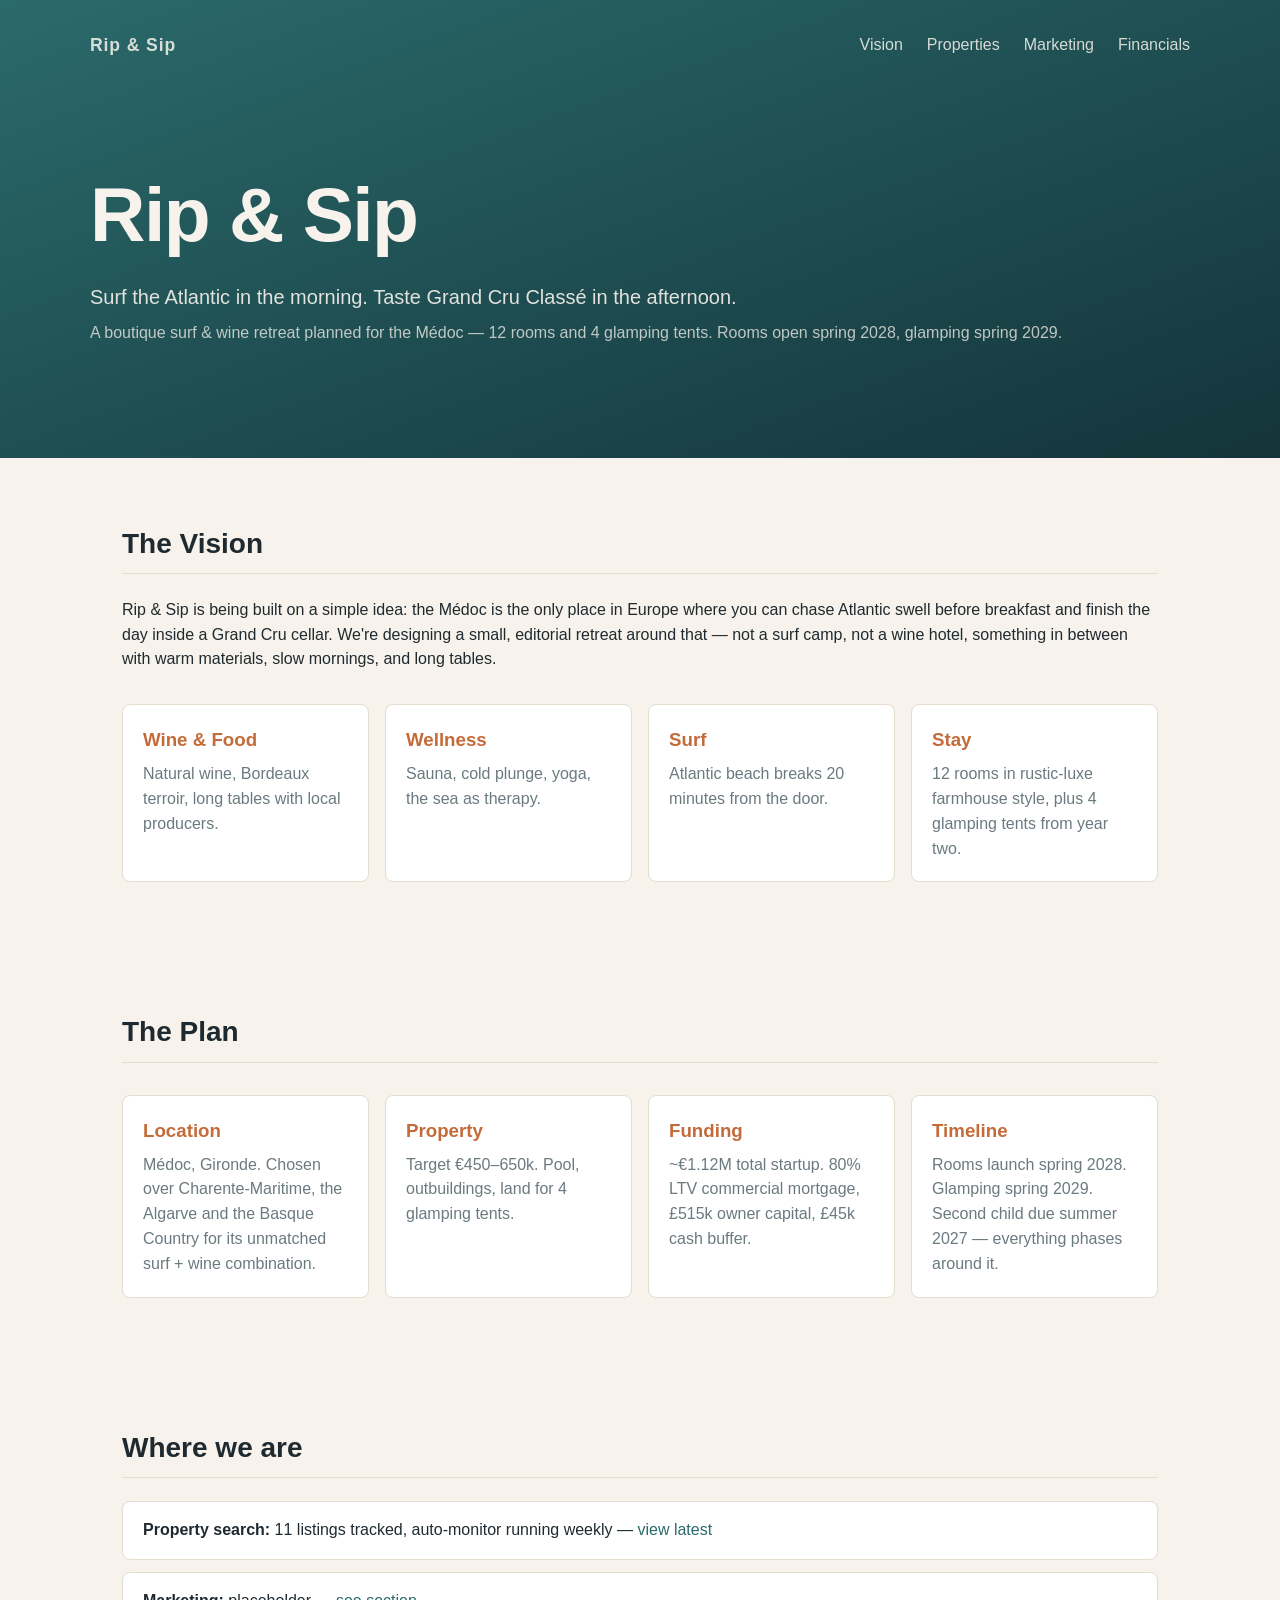
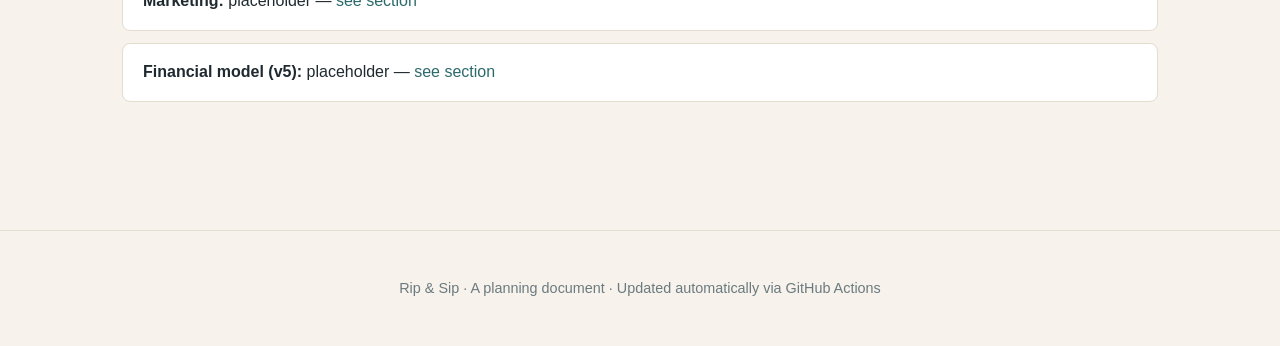
<file: index.html>
<!DOCTYPE html>
<html lang="en">
<head>
  <meta charset="UTF-8" />
  <meta name="viewport" content="width=device-width, initial-scale=1.0" />
  <title>Rip & Sip — Surf the Atlantic, taste the Grand Cru</title>
  <meta name="description" content="A boutique surf & wine retreat planned for the Médoc, France. 12 rooms + 4 glamping tents. Launching spring 2028." />
  <link rel="stylesheet" href="assets/css/style.css" />
</head>
<body>
  <header class="hero">
    <nav class="nav">
      <a href="/" class="logo">Rip &amp; Sip</a>
      <ul>
        <li><a href="#vision">Vision</a></li>
        <li><a href="properties/">Properties</a></li>
        <li><a href="marketing/">Marketing</a></li>
        <li><a href="financials/">Financials</a></li>
      </ul>
    </nav>
    <div class="hero-content">
      <h1>Rip &amp; Sip</h1>
      <p class="tagline">Surf the Atlantic in the morning. Taste Grand Cru Classé in the afternoon.</p>
      <p class="sub">A boutique surf &amp; wine retreat planned for the Médoc — 12 rooms and 4 glamping tents. Rooms open spring 2028, glamping spring 2029.</p>
    </div>
  </header>

  <main>
    <section id="vision" class="section">
      <h2>The Vision</h2>
      <p>
        Rip &amp; Sip is being built on a simple idea: the Médoc is the only place in Europe where
        you can chase Atlantic swell before breakfast and finish the day inside a Grand Cru cellar.
        We're designing a small, editorial retreat around that — not a surf camp, not a wine hotel,
        something in between with warm materials, slow mornings, and long tables.
      </p>
      <div class="pillars">
        <div class="pillar"><h3>Wine &amp; Food</h3><p>Natural wine, Bordeaux terroir, long tables with local producers.</p></div>
        <div class="pillar"><h3>Wellness</h3><p>Sauna, cold plunge, yoga, the sea as therapy.</p></div>
        <div class="pillar"><h3>Surf</h3><p>Atlantic beach breaks 20 minutes from the door.</p></div>
        <div class="pillar"><h3>Stay</h3><p>12 rooms in rustic-luxe farmhouse style, plus 4 glamping tents from year two.</p></div>
      </div>
    </section>

    <section id="plan" class="section">
      <h2>The Plan</h2>
      <div class="pillars">
        <div class="pillar"><h3>Location</h3><p>Médoc, Gironde. Chosen over Charente-Maritime, the Algarve and the Basque Country for its unmatched surf + wine combination.</p></div>
        <div class="pillar"><h3>Property</h3><p>Target €450–650k. Pool, outbuildings, land for 4 glamping tents.</p></div>
        <div class="pillar"><h3>Funding</h3><p>~€1.12M total startup. 80% LTV commercial mortgage, £515k owner capital, £45k cash buffer.</p></div>
        <div class="pillar"><h3>Timeline</h3><p>Rooms launch spring 2028. Glamping spring 2029. Second child due summer 2027 — everything phases around it.</p></div>
      </div>
    </section>

    <section id="status" class="section">
      <h2>Where we are</h2>
      <ul class="status-list">
        <li><strong>Property search:</strong> 11 listings tracked, auto-monitor running weekly — <a href="properties/">view latest</a></li>
        <li><strong>Marketing:</strong> placeholder — <a href="marketing/">see section</a></li>
        <li><strong>Financial model (v5):</strong> placeholder — <a href="financials/">see section</a></li>
      </ul>
    </section>
  </main>

  <footer class="footer">
    <p>Rip &amp; Sip · A planning document · Updated automatically via GitHub Actions</p>
  </footer>
</body>
</html>
</file>
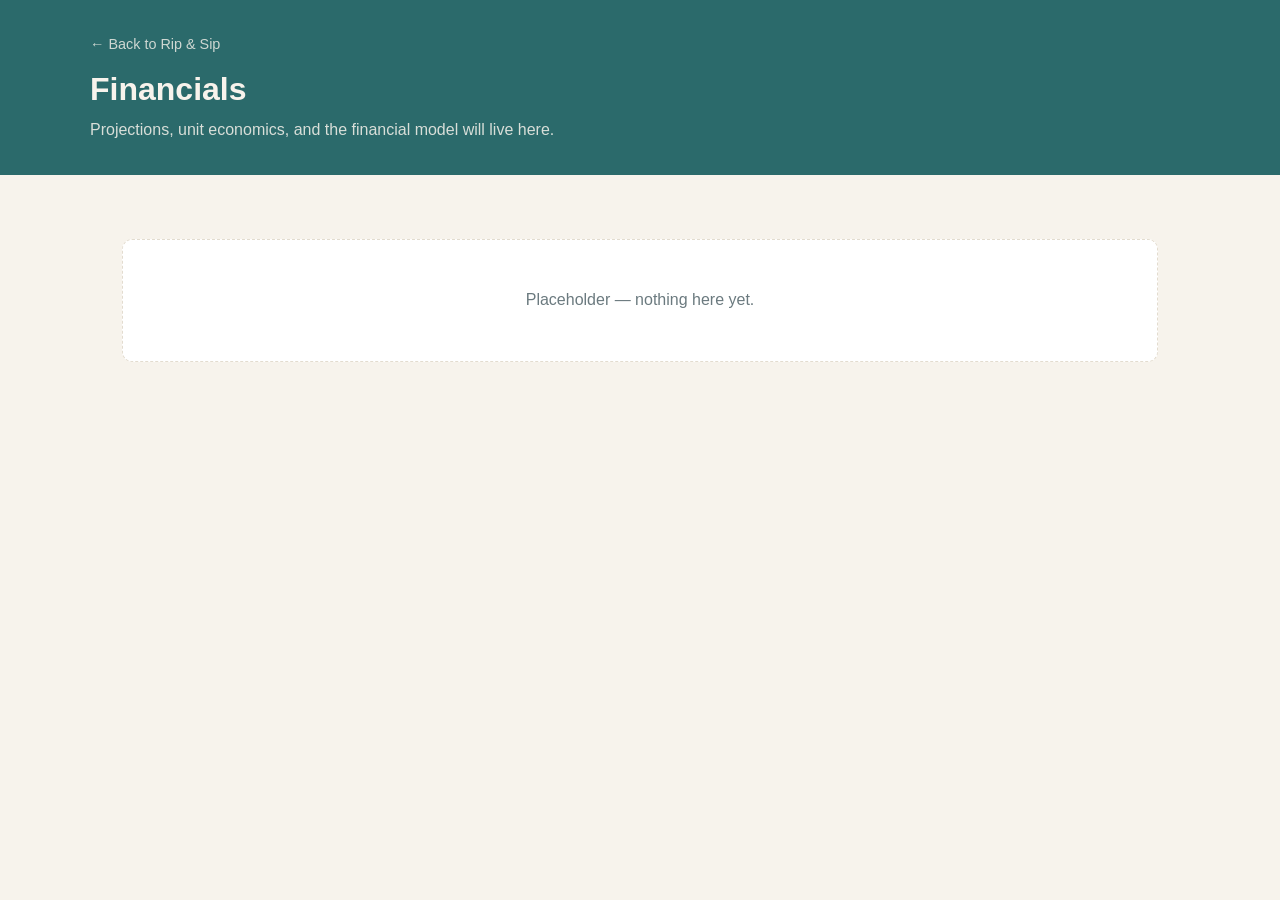
<file: financials/index.html>
<!DOCTYPE html>
<html lang="en">
<head>
  <meta charset="UTF-8" />
  <meta name="viewport" content="width=device-width, initial-scale=1.0" />
  <title>Financials — Rip & Sip</title>
  <link rel="stylesheet" href="../assets/css/style.css" />
</head>
<body>
  <header class="page-header">
    <div class="page-header-inner">
      <a href="../" class="back">← Back to Rip &amp; Sip</a>
      <h1>Financials</h1>
      <p>Projections, unit economics, and the financial model will live here.</p>
    </div>
  </header>

  <section class="section">
    <div class="empty">Placeholder — nothing here yet.</div>
  </section>
</body>
</html>
</file>
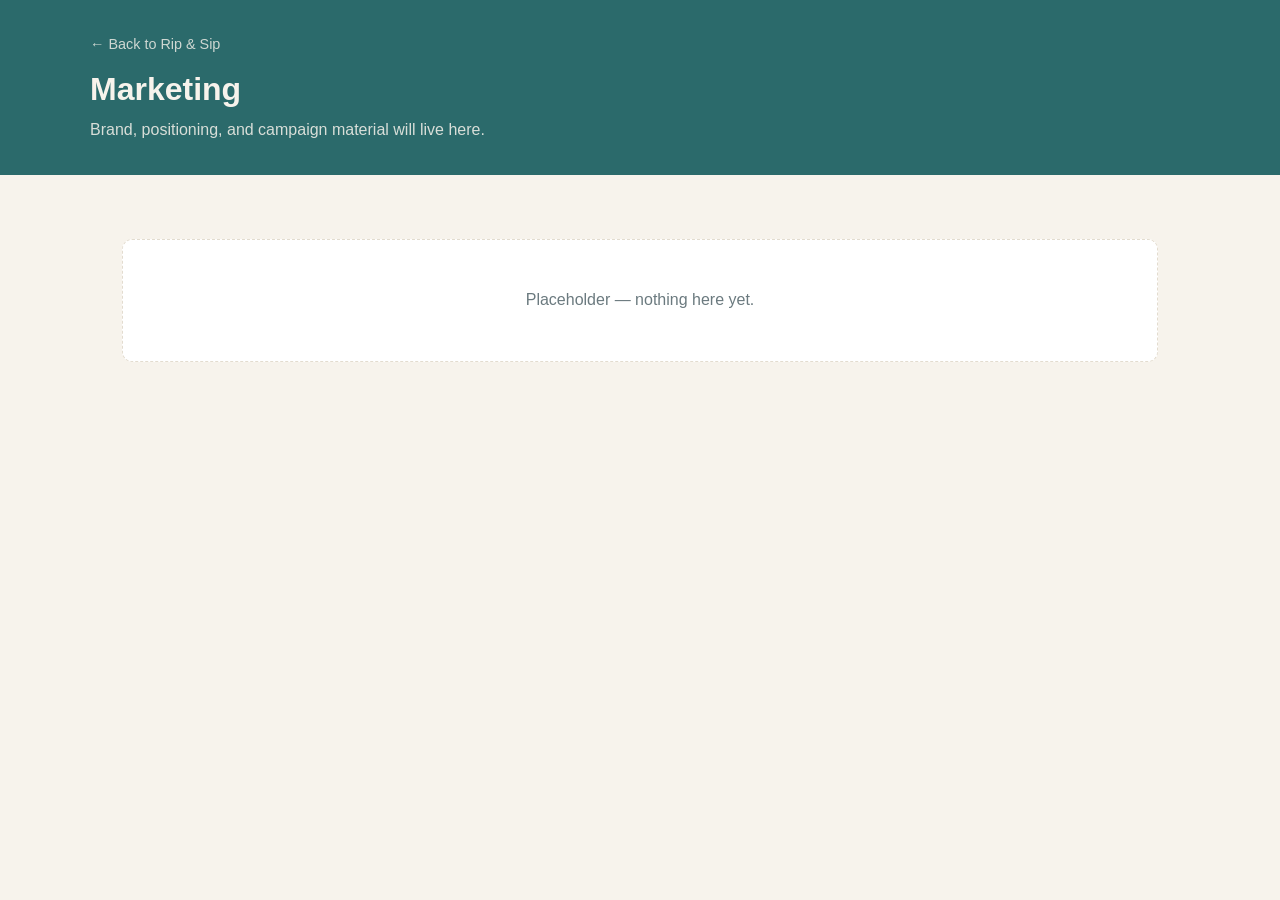
<file: marketing/index.html>
<!DOCTYPE html>
<html lang="en">
<head>
  <meta charset="UTF-8" />
  <meta name="viewport" content="width=device-width, initial-scale=1.0" />
  <title>Marketing — Rip & Sip</title>
  <link rel="stylesheet" href="../assets/css/style.css" />
</head>
<body>
  <header class="page-header">
    <div class="page-header-inner">
      <a href="../" class="back">← Back to Rip &amp; Sip</a>
      <h1>Marketing</h1>
      <p>Brand, positioning, and campaign material will live here.</p>
    </div>
  </header>

  <section class="section">
    <div class="empty">Placeholder — nothing here yet.</div>
  </section>
</body>
</html>
</file>
<file: assets/css/style.css>
:root {
  --bg: #f7f3ec;
  --ink: #1f2a30;
  --accent: #2b6a6b;
  --accent-warm: #c46b3a;
  --muted: #6b7a7f;
  --card: #ffffff;
  --border: #e3dccf;
}

* { box-sizing: border-box; }

html, body {
  margin: 0;
  padding: 0;
  background: var(--bg);
  color: var(--ink);
  font-family: -apple-system, BlinkMacSystemFont, "Segoe UI", Helvetica, Arial, sans-serif;
  line-height: 1.55;
}

a { color: var(--accent); text-decoration: none; }
a:hover { text-decoration: underline; }

.hero {
  padding: 2rem 2rem 5rem;
  background: linear-gradient(160deg, #2b6a6b 0%, #13343a 100%);
  color: #f7f3ec;
}

.nav {
  display: flex;
  justify-content: space-between;
  align-items: center;
  max-width: 1100px;
  margin: 0 auto 4rem;
}

.nav .logo {
  color: #f7f3ec;
  font-weight: 700;
  letter-spacing: 0.05em;
  font-size: 1.1rem;
}

.nav ul {
  list-style: none;
  display: flex;
  gap: 1.5rem;
  margin: 0;
  padding: 0;
}

.nav a { color: #f7f3ec; opacity: 0.85; }
.nav a:hover { opacity: 1; }

.hero-content {
  max-width: 1100px;
  margin: 0 auto;
  padding: 2rem 0;
}

.hero-content h1 {
  font-size: clamp(2.5rem, 6vw, 5rem);
  margin: 0 0 0.5rem;
  letter-spacing: -0.02em;
}

.tagline {
  font-size: 1.25rem;
  opacity: 0.9;
  margin: 0 0 0.5rem;
}

.sub { opacity: 0.75; margin: 0; }

.section {
  max-width: 1100px;
  margin: 0 auto;
  padding: 4rem 2rem;
}

.section h2 {
  font-size: 1.75rem;
  margin-top: 0;
  border-bottom: 1px solid var(--border);
  padding-bottom: 0.5rem;
}

.pillars {
  display: grid;
  grid-template-columns: repeat(auto-fit, minmax(200px, 1fr));
  gap: 1rem;
  margin-top: 2rem;
}

.pillar {
  background: var(--card);
  border: 1px solid var(--border);
  border-radius: 8px;
  padding: 1.25rem;
}

.pillar h3 {
  margin: 0 0 0.5rem;
  color: var(--accent-warm);
}

.pillar p { margin: 0; color: var(--muted); }

.status-list {
  list-style: none;
  padding: 0;
  display: grid;
  gap: 0.75rem;
}

.status-list li {
  background: var(--card);
  border: 1px solid var(--border);
  border-radius: 8px;
  padding: 1rem 1.25rem;
}

.footer {
  text-align: center;
  padding: 2rem;
  color: var(--muted);
  font-size: 0.9rem;
  border-top: 1px solid var(--border);
  margin-top: 3rem;
}

/* Properties page */
.page-header {
  background: var(--accent);
  color: #f7f3ec;
  padding: 2rem;
}

.page-header-inner {
  max-width: 1100px;
  margin: 0 auto;
}

.page-header a.back { color: #f7f3ec; opacity: 0.8; font-size: 0.9rem; }
.page-header h1 { margin: 0.5rem 0 0.25rem; }
.page-header p { margin: 0; opacity: 0.85; }

.meta {
  max-width: 1100px;
  margin: 1.5rem auto 0;
  padding: 0 2rem;
  color: var(--muted);
  font-size: 0.9rem;
}

.listings {
  max-width: 1100px;
  margin: 1rem auto 4rem;
  padding: 0 2rem;
  display: grid;
  grid-template-columns: repeat(auto-fill, minmax(320px, 1fr));
  gap: 1.25rem;
}

.listing {
  background: var(--card);
  border: 1px solid var(--border);
  border-radius: 10px;
  padding: 1.25rem;
  display: flex;
  flex-direction: column;
  gap: 0.5rem;
}

.listing h3 {
  margin: 0;
  font-size: 1.1rem;
}

.listing .price {
  font-size: 1.2rem;
  color: var(--accent-warm);
  font-weight: 600;
}

.listing .location { color: var(--muted); font-size: 0.9rem; }

.listing .stats {
  display: flex;
  gap: 0.75rem;
  font-size: 0.85rem;
  color: var(--muted);
  flex-wrap: wrap;
}

.listing a.view {
  align-self: flex-start;
  margin-top: auto;
  padding-top: 0.5rem;
  font-weight: 500;
}

.empty {
  grid-column: 1 / -1;
  padding: 3rem;
  text-align: center;
  color: var(--muted);
  background: var(--card);
  border: 1px dashed var(--border);
  border-radius: 10px;
}

.filters {
  max-width: 1100px;
  margin: 1rem auto 0;
  padding: 0 2rem;
  display: flex;
  gap: 0.5rem;
  flex-wrap: wrap;
}

.filters button {
  background: var(--card);
  border: 1px solid var(--border);
  color: var(--ink);
  padding: 0.4rem 0.9rem;
  border-radius: 999px;
  cursor: pointer;
  font-size: 0.85rem;
}

.filters button.active {
  background: var(--accent);
  color: #f7f3ec;
  border-color: var(--accent);
}

.row-top {
  display: flex;
  justify-content: space-between;
  align-items: center;
  gap: 0.5rem;
}

.badge {
  font-size: 0.7rem;
  letter-spacing: 0.05em;
  padding: 0.2rem 0.6rem;
  border-radius: 999px;
  font-weight: 600;
}

.badge-active  { background: #e0f0e4; color: #2b6a3d; }
.badge-sold    { background: #f5d9d2; color: #a8392a; }
.badge-unknown { background: #ece8df; color: #6b7a7f; }

.tags {
  display: flex;
  gap: 0.35rem;
  flex-wrap: wrap;
}

.tag {
  background: var(--bg);
  border: 1px solid var(--border);
  color: var(--muted);
  padding: 0.15rem 0.55rem;
  border-radius: 999px;
  font-size: 0.75rem;
}

.notes {
  margin: 0.25rem 0 0;
  font-size: 0.85rem;
  color: var(--muted);
  font-style: italic;
}

.row-bottom {
  display: flex;
  justify-content: space-between;
  align-items: center;
  margin-top: auto;
  padding-top: 0.5rem;
  border-top: 1px solid var(--border);
  font-size: 0.8rem;
}

.source { color: var(--muted); }
.no-url { color: var(--muted); font-style: italic; }

.listing.status-sold { opacity: 0.6; }

.map {
  max-width: 1100px;
  margin: 1rem auto 0;
  height: 380px;
  border-radius: 10px;
  overflow: hidden;
  border: 1px solid var(--border);
  box-shadow: 0 1px 3px rgba(0,0,0,0.06);
}

.thumb {
  margin: -1.25rem -1.25rem 0.75rem;
  height: 180px;
  overflow: hidden;
  background: var(--bg);
  border-bottom: 1px solid var(--border);
}

.thumb img {
  width: 100%;
  height: 100%;
  object-fit: cover;
  display: block;
}

.thumb-empty,
.thumb.thumb-fail {
  display: flex;
  align-items: center;
  justify-content: center;
  color: var(--muted);
  font-size: 0.8rem;
  font-style: italic;
}

.thumb.thumb-fail img { display: none; }

.score-badge {
  display: inline-flex;
  align-items: center;
  justify-content: center;
  width: 38px;
  height: 38px;
  border-radius: 50%;
  color: #fff;
  font-weight: 700;
  font-size: 0.95rem;
  box-shadow: 0 1px 2px rgba(0,0,0,0.1);
}

.verdict {
  margin: 0.25rem 0 0.5rem;
  font-size: 0.9rem;
  color: var(--ink);
  line-height: 1.4;
}

.breakdown {
  font-size: 0.82rem;
  color: var(--muted);
}

.breakdown summary {
  cursor: pointer;
  user-select: none;
  padding: 0.25rem 0;
}

.breakdown ul {
  list-style: none;
  padding: 0.5rem 0 0;
  margin: 0;
  display: grid;
  grid-template-columns: 1fr 1fr;
  gap: 0.25rem 1rem;
}

.breakdown li {
  display: flex;
  justify-content: space-between;
  border-bottom: 1px dotted var(--border);
  padding: 0.15rem 0;
}

.breakdown li strong { color: var(--ink); }

.popup { font-size: 0.9rem; }
.popup-meta { color: var(--muted); }
.popup-score { font-weight: 600; }
</file>
